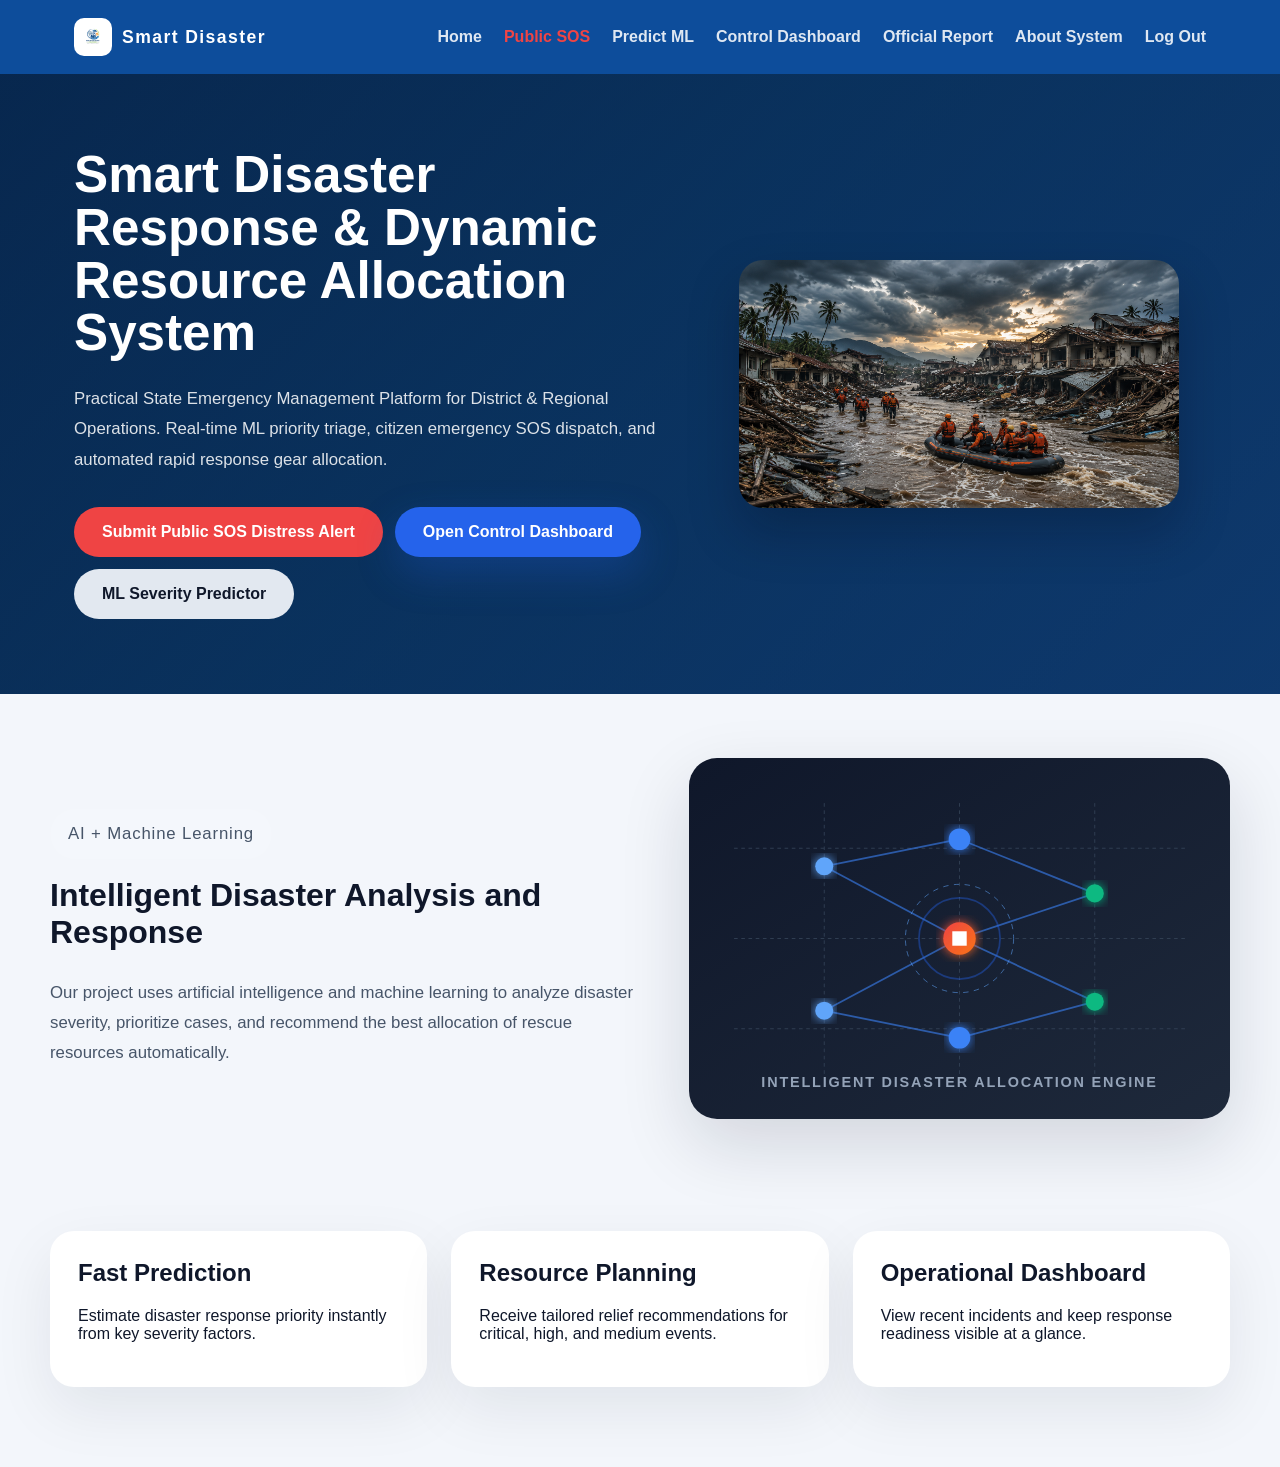
<file: templates/index.html>
<!DOCTYPE html>
<html lang="en">
<head>
    <meta charset="UTF-8">
    <meta name="viewport" content="width=device-width, initial-scale=1.0">
    <title>Smart Disaster Response & Resource Allocation System</title>
    <link rel="stylesheet" href="/static/css/style.css">
</head>
<body>
    <header class="topbar">
        <div class="container topbar-inner">
            <div class="brand">
                <img src="/static/images/logo.png" alt="Smart Disaster logo" class="brand-logo">
                <span>Smart Disaster</span>
            </div>
            <nav class="nav-links">
                <a href="/">Home</a>
                <a href="/sos" style="color: #ef4444; font-weight:700;">Public SOS</a>
                <a href="/predict">Predict ML</a>
                <a href="/dashboard">Control Dashboard</a>
                <a href="/export-report" target="_blank">Official Report</a>
                <a href="/about">About System</a>
                <a href="/logout">Log Out</a>
            </nav>
        </div>
    </header>

    <main class="hero">
        <div class="hero-overlay"></div>
        <div class="container hero-content">
            <div class="hero-text">
                <h1>Smart Disaster Response & Dynamic Resource Allocation System</h1>
                <p class="hero-copy">Practical State Emergency Management Platform for District & Regional Operations. Real-time ML priority triage, citizen emergency SOS dispatch, and automated rapid response gear allocation.</p>
                <div style="display:flex; gap:12px; flex-wrap:wrap;">
                    <a class="button" style="background:#ef4444; color:#fff; font-weight:700;" href="/sos">Submit Public SOS Distress Alert</a>
                    <a class="button button-primary" href="/dashboard">Open Control Dashboard</a>
                    <a class="button button-secondary" href="/predict">ML Severity Predictor</a>
                </div>
            </div>
            <img src="/static/images/disaster.jpg" alt="Disaster response illustration" class="hero-image">
        </div>
    </main>

    <section class="ai-section container">
        <div class="ai-grid">
            <div class="ai-copy">
                <p class="eyebrow">AI + Machine Learning</p>
                <h2>Intelligent Disaster Analysis and Response</h2>
                <p>Our project uses artificial intelligence and machine learning to analyze disaster severity, prioritize cases, and recommend the best allocation of rescue resources automatically.</p>
            </div>
            <img src="/static/images/ai-ml.svg" alt="AI and machine learning illustration" class="ai-image">
        </div>
    </section>

    <section class="overview container">
        <div class="overview-card">
            <h2>Fast Prediction</h2>
            <p>Estimate disaster response priority instantly from key severity factors.</p>
        </div>
        <div class="overview-card">
            <h2>Resource Planning</h2>
            <p>Receive tailored relief recommendations for critical, high, and medium events.</p>
        </div>
        <div class="overview-card">
            <h2>Operational Dashboard</h2>
            <p>View recent incidents and keep response readiness visible at a glance.</p>
        </div>
    </section>
</body>
</html>
</file>
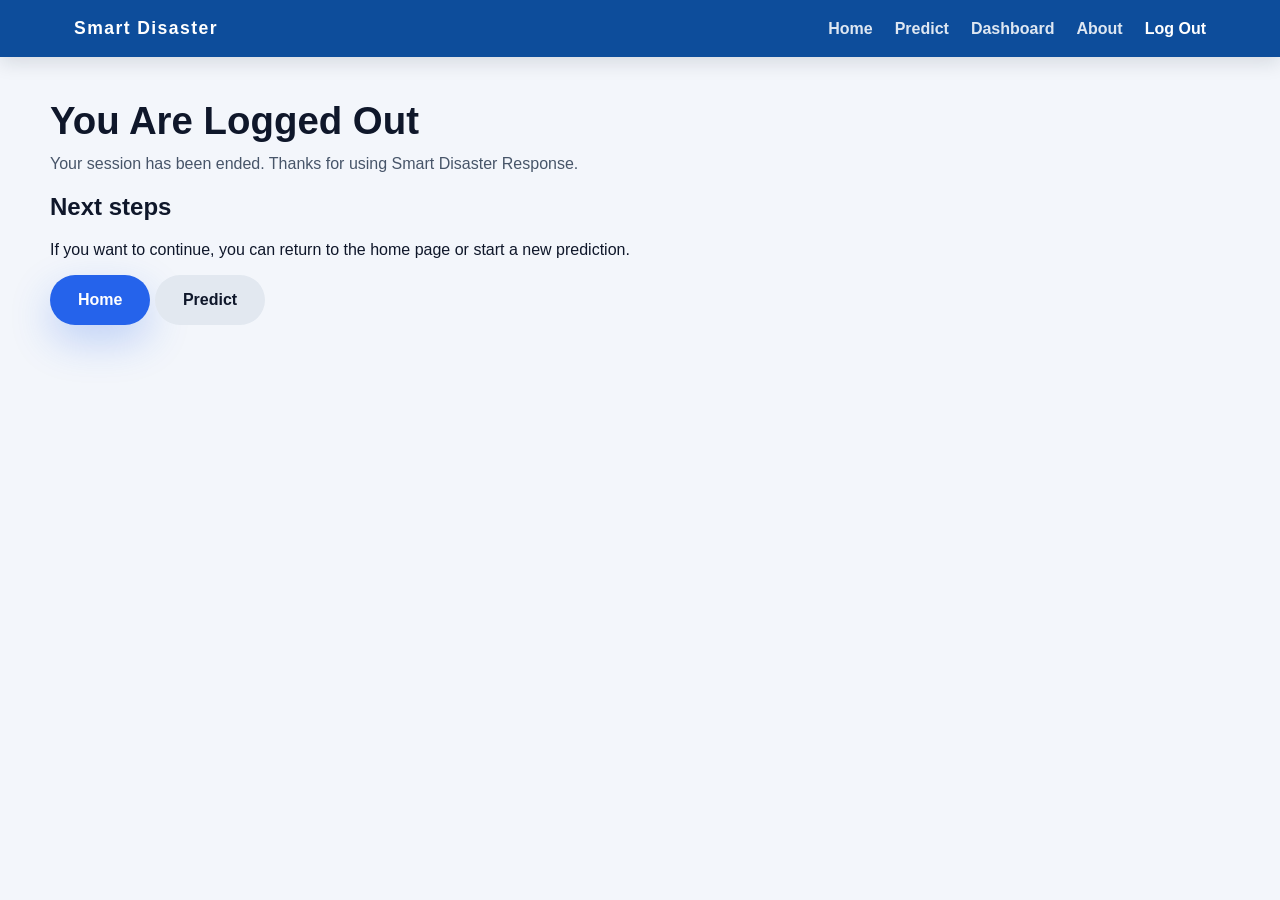
<file: templates/logout.html>
<!DOCTYPE html>
<html lang="en">
<head>
    <meta charset="UTF-8">
    <meta name="viewport" content="width=device-width, initial-scale=1.0">
    <title>Logged Out | Smart Disaster Response</title>
    <link rel="stylesheet" href="/static/css/style.css">
</head>
<body>
    <header class="topbar">
        <div class="container topbar-inner">
            <div class="brand">Smart Disaster</div>
            <nav class="nav-links">
                <a href="/">Home</a>
                <a href="/predict">Predict</a>
                <a href="/dashboard">Dashboard</a>
                <a href="/about">About</a>
                <a href="/logout" class="active">Log Out</a>
            </nav>
        </div>
    </header>

    <main class="container page-body">
        <section class="section-header">
            <h1>You Are Logged Out</h1>
            <p>Your session has been ended. Thanks for using Smart Disaster Response.</p>
        </section>

        <div class="logout-card">
            <h2>Next steps</h2>
            <p>If you want to continue, you can return to the home page or start a new prediction.</p>
            <div class="logout-actions">
                <a class="button button-primary" href="/">Home</a>
                <a class="button button-secondary" href="/predict">Predict</a>
            </div>
        </div>
    </main>
</body>
</html>
</file>
<file: static/css/style.css>
* {
    box-sizing: border-box;
}

body {
    margin: 0;
    font-family: "Segoe UI", Tahoma, Geneva, Verdana, sans-serif;
    background: #f3f6fb;
    color: #0f172a;
}

a {
    text-decoration: none;
    color: inherit;
}

.topbar {
    background: #0d4d9b;
    color: white;
    padding: 18px 0;
    box-shadow: 0 6px 18px rgba(15, 23, 42, 0.12);
}

.topbar-inner {
    display: flex;
    align-items: center;
    justify-content: space-between;
    gap: 16px;
    max-width: 1180px;
    margin: 0 auto;
    padding: 0 24px;
}

.brand {
    display: flex;
    align-items: center;
    gap: 10px;
    font-size: 1.1rem;
    font-weight: 700;
    letter-spacing: 0.08em;
}

.brand-logo {
    width: 38px;
    height: 38px;
    object-fit: contain;
    border-radius: 10px;
    background: white;
    padding: 4px;
}

.nav-links {
    display: flex;
    gap: 22px;
    flex-wrap: wrap;
}

.nav-links a {
    color: #ffffffdd;
    font-weight: 600;
    transition: color 0.2s ease;
}

.nav-links a:hover,
.nav-links a.active {
    color: white;
}

.hero {
    position: relative;
    min-height: 620px;
    background: linear-gradient(135deg, #093b71 0%, #0f5a9e 45%, #1d71d0 100%);
    color: white;
    display: flex;
    align-items: center;
    padding: 0 24px;
}

.hero-overlay {
    position: absolute;
    inset: 0;
    background: linear-gradient(180deg, rgba(7, 30, 62, 0.68), rgba(7, 30, 62, 0.68));
}

.hero-content {
    position: relative;
    display: grid;
    grid-template-columns: 1.1fr 0.9fr;
    gap: 36px;
    align-items: center;
    max-width: 1180px;
    margin: 0 auto;
    padding: 100px 24px;
}

.hero-text {
    text-align: left;
}

.hero-image {
    width: 100%;
    max-width: 440px;
    border-radius: 24px;
    box-shadow: 0 24px 50px rgba(2, 6, 23, 0.25);
    justify-self: center;
}

.eyebrow {
    margin-bottom: 18px;
    display: inline-flex;
    padding: 10px 18px;
    border-radius: 999px;
    background: rgba(255, 255, 255, 0.1);
    font-size: 0.95rem;
    letter-spacing: 0.05em;
}

.hero h1 {
    margin: 0;
    font-size: clamp(2.7rem, 4vw, 4.8rem);
    line-height: 1.03;
}

.hero-copy {
    max-width: 720px;
    margin: 24px 0 32px;
    font-size: 1.05rem;
    color: rgba(255, 255, 255, 0.86);
    line-height: 1.8;
}

@media (max-width: 860px) {
    .hero-content {
        grid-template-columns: 1fr;
    }

    .hero-text {
        text-align: center;
    }

    .hero-copy {
        margin-left: auto;
        margin-right: auto;
    }
}

.button {
    display: inline-flex;
    align-items: center;
    justify-content: center;
    padding: 16px 28px;
    border-radius: 999px;
    font-weight: 700;
    transition: transform 0.2s ease, box-shadow 0.2s ease;
    border: none;
    cursor: pointer;
}

.button:hover {
    transform: translateY(-2px);
}

.button-primary {
    color: white;
    background: #2563eb;
    box-shadow: 0 16px 40px rgba(37, 99, 235, 0.25);
}

.button-secondary {
    color: #0f172a;
    background: #e2e8f0;
}

.container {
    max-width: 1180px;
    margin: 0 auto;
    padding: 0 24px;
}

.overview {
    display: grid;
    gap: 24px;
    grid-template-columns: repeat(auto-fit, minmax(260px, 1fr));
    padding: 48px 0 80px;
}

.overview-card {
    background: white;
    border-radius: 24px;
    padding: 28px;
    box-shadow: 0 22px 60px rgba(15, 23, 42, 0.08);
}

.overview-card h2 {
    margin-top: 0;
}

.ai-section {
    padding: 64px 0;
}

.ai-grid {
    display: grid;
    grid-template-columns: 1.05fr 0.95fr;
    gap: 40px;
    align-items: center;
}

.ai-copy h2 {
    margin-top: 0;
    font-size: clamp(2rem, 2.4vw, 2.8rem);
}

.ai-copy p {
    max-width: 640px;
    color: #475569;
    line-height: 1.8;
    font-size: 1.05rem;
}

.ai-image {
    width: 100%;
    border-radius: 28px;
    box-shadow: 0 26px 70px rgba(15, 23, 42, 0.14);
}

@media (max-width: 900px) {
    .ai-grid {
        grid-template-columns: 1fr;
        text-align: center;
    }

    .ai-copy {
        order: 2;
    }

    .ai-image {
        justify-self: center;
        max-width: 520px;
    }
}

.page-body {
    padding: 42px 0 80px;
}

.section-header h1 {
    margin: 0 0 12px;
    font-size: 2.4rem;
}

.section-header p {
    margin: 0;
    color: #475569;
}

.form-grid {
    display: grid;
    gap: 18px;
    grid-template-columns: repeat(2, minmax(0, 1fr));
    background: white;
    border-radius: 28px;
    padding: 32px;
    box-shadow: 0 22px 60px rgba(15, 23, 42, 0.08);
}

.form-group {
    display: grid;
    gap: 10px;
}

.form-group label {
    font-weight: 700;
}

.form-group input,
.form-group select {
    width: 100%;
    border-radius: 16px;
    border: 1px solid #cbd5e1;
    padding: 14px 16px;
    font-size: 1rem;
    outline: none;
    transition: border-color 0.2s ease, box-shadow 0.2s ease;
}

.form-group input:focus,
.form-group select:focus {
    border-color: #2563eb;
    box-shadow: 0 0 0 4px rgba(37, 99, 235, 0.12);
}

.form-footer {
    grid-column: span 2;
    display: flex;
    justify-content: center;
    margin-top: 4px;
}

.result-card {
    background: white;
    border-radius: 28px;
    padding: 32px;
    box-shadow: 0 22px 60px rgba(15, 23, 42, 0.08);
}

.result-summary {
    position: relative;
}

.result-summary h2,
.result-summary .result-title {
    margin: 0 0 16px;
}

.priority-badge {
    display: inline-flex;
    align-items: center;
    justify-content: center;
    border-radius: 999px;
    padding: 16px 28px;
    font-size: 1.4rem;
    font-weight: 700;
    margin-bottom: 22px;
}

.result-summary.critical .priority-badge {
    background: #fee2e2;
    color: #b91c1c;
}

.result-summary.high .priority-badge {
    background: #fef9c3;
    color: #b45309;
}

.result-summary.medium .priority-badge {
    background: #d1fae5;
    color: #166534;
}

.result-summary.low .priority-badge {
    background: #dcfce7;
    color: #15803d;
}

.result-summary.critical {
    border-left: 8px solid #dc2626;
}

.result-summary.high {
    border-left: 8px solid #f59e0b;
}

.result-summary.medium {
    border-left: 8px solid #22c55e;
}

.result-summary.low {
    border-left: 8px solid #10b981;
}

.result-section p {
    margin: 12px 0;
    line-height: 1.6;
}

.resource-card .resource-list {
    list-style: none;
    padding: 0;
    margin: 0 0 28px;
}

.resource-card .resource-list li {
    padding: 12px 14px;
    border-radius: 16px;
    border: 1px solid #e2e8f0;
    margin-bottom: 12px;
    display: flex;
    align-items: center;
}

.result-actions {
    display: flex;
    gap: 14px;
    flex-wrap: wrap;
}

.stats-grid {
    display: grid;
    gap: 20px;
    grid-template-columns: repeat(auto-fit, minmax(180px, 1fr));
    margin: 24px 0 32px;
}

.stat-card {
    position: relative;
    background: white;
    border-radius: 24px;
    border: 1px solid #e2e8f0;
    padding: 24px 24px 22px;
    min-height: 180px;
    display: flex;
    flex-direction: column;
    justify-content: center;
    gap: 10px;
    box-shadow: 0 14px 32px rgba(15, 23, 42, 0.08);
}

.stat-card .stat-icon {
    position: absolute;
    top: 20px;
    right: 20px;
    font-size: 1.8rem;
    opacity: 0.25;
}

.stat-card span {
    display: block;
}

.stat-value {
    font-size: 2.5rem;
    font-weight: 800;
    margin-bottom: 10px;
}

.stat-label {
    color: #475569;
    font-weight: 700;
}

.stat-card.stat-total {
    border-top: 4px solid #2563eb;
}

.stat-card.stat-critical {
    border-top: 4px solid #dc2626;
}

.stat-card.stat-high {
    border-top: 4px solid #f59e0b;
}

.stat-card.stat-medium {
    border-top: 4px solid #fbbf24;
}

.stat-card.stat-low {
    border-top: 4px solid #10b981;
}

.stat-card.stat-success {
    border-top: 4px solid #16a34a;
}

.table-card {
    background: white;
    border-radius: 28px;
    padding: 28px;
    box-shadow: 0 22px 60px rgba(15, 23, 42, 0.08);
}

.report-table {
    width: 100%;
    border-collapse: collapse;
}

.report-table th,
.report-table td {
    padding: 16px 14px;
    text-align: left;
    border-bottom: 1px solid #e2e8f0;
}

.report-table th {
    color: #0f172a;
    font-weight: 700;
}

.priority-critical {
    color: #dc2626;
    font-weight: 700;
}

.priority-high {
    color: #f59e0b;
    font-weight: 700;
}

.priority-medium {
    color: #16a34a;
    font-weight: 700;
}

.about-card {
    background: white;
    border-radius: 28px;
    padding: 32px;
    box-shadow: 0 22px 60px rgba(15, 23, 42, 0.08);
}

.about-card h2 {
    margin-top: 0;
}

.about-card p {
    line-height: 1.8;
    margin-bottom: 18px;
}

@media (max-width: 980px) {
    .form-grid,
    .result-grid {
        grid-template-columns: 1fr;
    }
}

@media (max-width: 640px) {
    .topbar-inner,
    .hero-content,
    .container {
        padding: 0 18px;
    }

    .hero {
        min-height: 520px;
    }

    .hero h1 {
        font-size: 2.4rem;
    }

    .nav-links {
        justify-content: center;
    }
}

/* Dashboard System Status */
.system-status {
    display: grid;
    gap: 16px;
    grid-template-columns: repeat(auto-fit, minmax(200px, 1fr));
    margin: 24px 0 32px;
    background: white;
    border-radius: 16px;
    padding: 20px;
    box-shadow: 0 4px 12px rgba(15, 23, 42, 0.08);
}

.status-item {
    padding: 16px;
    border-left: 4px solid #2563eb;
    border-radius: 8px;
}

.status-label {
    font-size: 0.9rem;
    color: #64748b;
    font-weight: 600;
    margin-bottom: 8px;
    text-transform: uppercase;
    letter-spacing: 0.05em;
}

.status-value {
    font-size: 2rem;
    font-weight: 800;
    color: #0f172a;
}

.status-time {
    font-size: 0.95rem;
    font-weight: 500;
}

/* Dashboard Tabs */
.dashboard-tabs {
    display: flex;
    gap: 8px;
    margin: 24px 0;
    border-bottom: 2px solid #e2e8f0;
    padding: 0;
    flex-wrap: wrap;
}

.tab-button {
    padding: 12px 20px;
    border: none;
    background: transparent;
    border-bottom: 3px solid transparent;
    cursor: pointer;
    font-weight: 600;
    color: #64748b;
    transition: all 0.2s ease;
    font-size: 1rem;
}

.tab-button:hover {
    color: #2563eb;
}

.tab-button.active {
    color: #2563eb;
    border-bottom-color: #2563eb;
}

.dashboard-content {
    margin: 24px 0;
}

.tab-content {
    display: none;
    animation: fadeIn 0.3s ease;
}

.tab-content.active {
    display: block;
}

@keyframes fadeIn {
    from {
        opacity: 0;
    }
    to {
        opacity: 1;
    }
}

/* Form Cards */
.add-data-section {
    display: grid;
    gap: 24px;
    grid-template-columns: repeat(auto-fit, minmax(300px, 1fr));
}

.form-card {
    background: white;
    border-radius: 16px;
    padding: 24px;
    box-shadow: 0 4px 12px rgba(15, 23, 42, 0.08);
}

.form-card h2 {
    margin-top: 0;
    font-size: 1.4rem;
    margin-bottom: 20px;
}

.add-form {
    display: flex;
    flex-direction: column;
    gap: 16px;
}

.form-row {
    display: grid;
    grid-template-columns: repeat(auto-fit, minmax(150px, 1fr));
    gap: 12px;
}

.add-form .form-group input,
.add-form .form-group select {
    width: 100%;
    border-radius: 8px;
    border: 1px solid #cbd5e1;
    padding: 10px 12px;
    font-size: 0.95rem;
    outline: none;
    transition: border-color 0.2s ease;
}

.add-form .form-group input:focus,
.add-form .form-group select:focus {
    border-color: #2563eb;
    box-shadow: 0 0 0 3px rgba(37, 99, 235, 0.12);
}

.add-form .button {
    margin-top: 8px;
}

/* Data Management */
.manage-data-section {
    display: grid;
    gap: 24px;
}

.data-management-card {
    background: white;
    border-radius: 16px;
    padding: 24px;
    box-shadow: 0 4px 12px rgba(15, 23, 42, 0.08);
}

.data-management-card h2 {
    margin-top: 0;
    margin-bottom: 20px;
}

/* Tables */
.table-wrapper {
    overflow-x: auto;
    border-radius: 8px;
    border: 1px solid #e2e8f0;
}

.data-table {
    width: 100%;
    border-collapse: collapse;
    min-width: 600px;
}

.data-table th,
.data-table td {
    padding: 12px 14px;
    text-align: left;
    border-bottom: 1px solid #e2e8f0;
    font-size: 0.95rem;
}

.data-table th {
    background: #f8fafc;
    color: #0f172a;
    font-weight: 700;
}

.data-table tr:hover {
    background: #f8fafc;
}

.data-table tr:last-child td {
    border-bottom: none;
}

.empty-cell {
    text-align: center;
    color: #94a3b8;
    padding: 24px !important;
}

/* Status Badges */
.status-badge {
    display: inline-flex;
    align-items: center;
    justify-content: center;
    padding: 6px 12px;
    border-radius: 999px;
    font-size: 0.85rem;
    font-weight: 600;
}

.status-open {
    background: #dbeafe;
    color: #1e40af;
}

.status-allocated {
    background: #d1fae5;
    color: #065f46;
}

.status-resolved {
    background: #e5e7eb;
    color: #374151;
}

.status-available {
    background: #d1fae5;
    color: #065f46;
}

.status-depleted {
    background: #fee2e2;
    color: #991b1b;
}

.status-unverified {
    background: #fef3c7;
    color: #92400e;
}

/* Buttons - Small */
.button-small {
    padding: 8px 16px;
    font-size: 0.9rem;
}

.button-danger {
    background: #dc2626;
    color: white;
}

.button-danger:hover {
    background: #b91c1c;
}

/* Allocation Section */
.allocation-section {
    display: grid;
    gap: 24px;
}

.allocation-card {
    background: white;
    border-radius: 16px;
    padding: 28px;
    box-shadow: 0 4px 12px rgba(15, 23, 42, 0.08);
}

.allocation-card h2 {
    margin-top: 0;
    margin-bottom: 12px;
}

.allocation-card p {
    color: #475569;
    margin: 0 0 20px;
    line-height: 1.6;
}

/* Table Header */
.table-header {
    margin-bottom: 16px;
}

.table-header h2 {
    margin: 0;
    font-size: 1.3rem;
}

/* Empty State */
.empty-state {
    text-align: center;
    padding: 40px 20px;
    color: #94a3b8;
}

.empty-state p {
    margin: 0 0 16px;
}

/* Responsive */
@media (max-width: 768px) {
    .system-status {
        grid-template-columns: 1fr;
    }

    .add-data-section {
        grid-template-columns: 1fr;
    }

    .dashboard-tabs {
        margin: 16px -24px 0;
        padding: 0 24px;
        gap: 0;
    }

    .tab-button {
        padding: 10px 16px;
        font-size: 0.9rem;
    }
}

/* Alert Error Box */
.alert {
    padding: 16px 20px;
    border-radius: 12px;
    margin-bottom: 24px;
    font-weight: 600;
    font-size: 0.95rem;
}

.alert-danger {
    background: #fee2e2;
    color: #991b1b;
    border: 1px solid #fca5a5;
}

/* Prediction Transparency Panels (confidence + feature importance bars) */
.transparency-card {
    margin-top: 28px;
}

.transparency-card h2 {
    margin: 0 0 6px;
    font-size: 1.15rem;
}

.transparency-note {
    color: #64748b;
    font-size: 0.85rem;
    margin: 0 0 16px;
}

.bar-row {
    display: flex;
    align-items: center;
    gap: 12px;
    margin-bottom: 10px;
}

.bar-label {
    flex: 0 0 180px;
    font-weight: 700;
    font-size: 0.9rem;
    color: #0f172a;
}

.bar-track {
    flex: 1;
    background: #e2e8f0;
    border-radius: 999px;
    height: 12px;
    overflow: hidden;
}

.bar-fill {
    height: 100%;
    border-radius: 999px;
    transition: width 0.3s ease;
}

.bar-fill.confidence {
    background: #2563eb;
}

.bar-fill.confidence.top {
    background: #16a34a;
}

.bar-fill.importance {
    background: #7c3aed;
}

.bar-value {
    flex: 0 0 50px;
    text-align: right;
    font-weight: 700;
    font-size: 0.85rem;
    color: #334155;
}

@media (max-width: 640px) {
    .bar-label {
        flex-basis: 120px;
        font-size: 0.8rem;
    }
}
</file>
